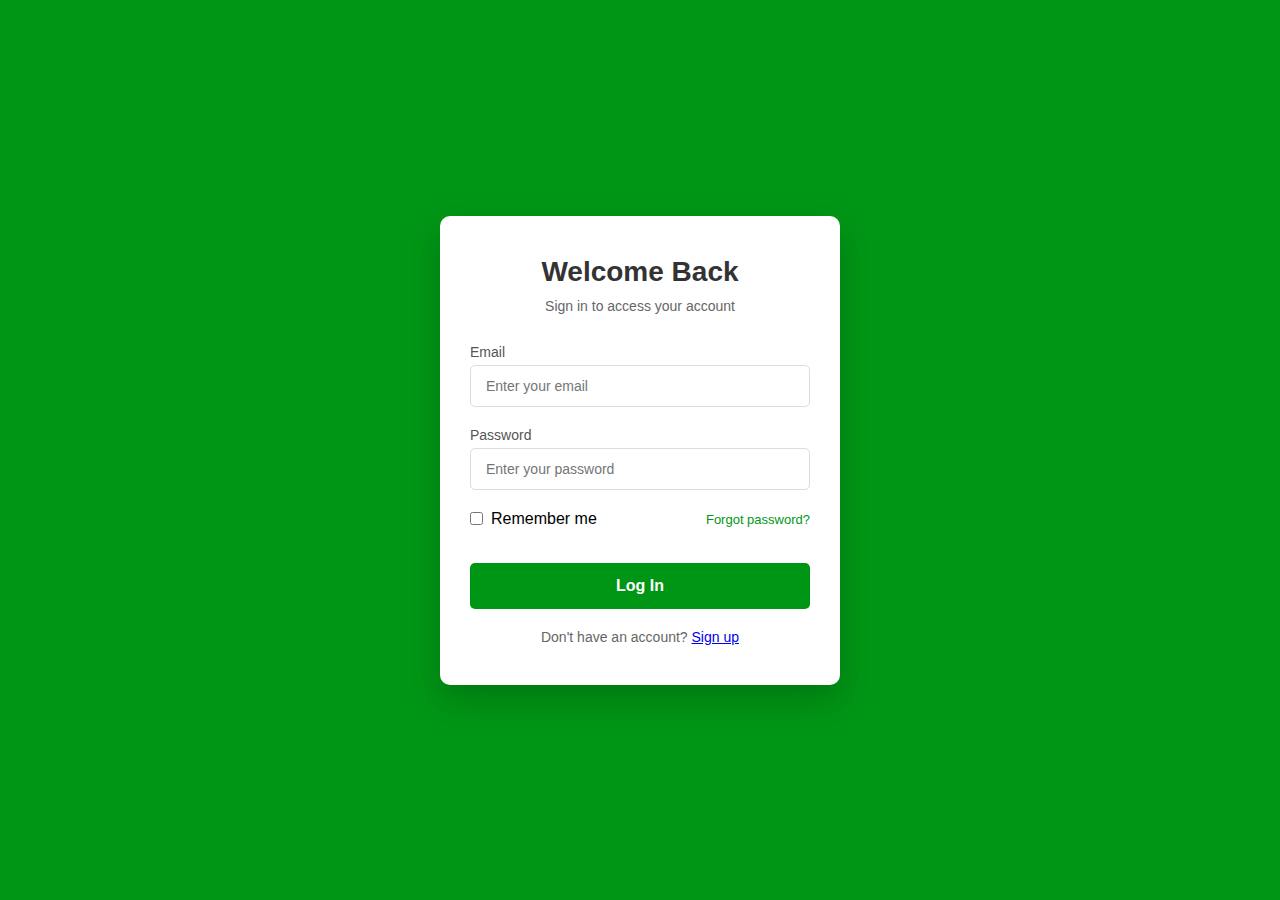
<file: authentication.html>
<!DOCTYPE html>
<html lang="en">
<head>
    <meta charset="UTF-8" />
    <meta name="viewport" content="width=device-width, initial-scale=1.0" />
    <link rel="stylesheet" href="./authentication.css" />
    <title>Authentication Page</title>
</head>
<body>
    <div class="auth-container">
        <div class="auth-header">
            <h1>Welcome Back</h1>
            <p>Sign in to access your account</p>
        </div>
        <form id="login-form">
            <div class="form-group">
                <label for="email">Email</label>
                <input type="email" id="email" class="form-control" placeholder="Enter your email" required>
            </div>
            
            <div class="form-group">
                <label for="password">Password</label>
                <input type="password" id="password" class="form-control" placeholder="Enter your password" required>
            </div>
            
            <div class="form-options">
                <div class="remember-me">
                    <input type="checkbox" id="remember" style="accent-color: #009615;">
                    <label for="remember">Remember me</label>
                </div>
                <div class="forgot-password">
                    <a href="#">Forgot password?</a>
                </div>
            </div>
            
            <button type="submit" class="login-btn">Log In</button>
        </form>
        
       <div class="auth-link">
            Don't have an account? <a href="#" onclick="toggleForms()">Sign up</a>
        </div>
    </div>

    <div class="auth-container" style="display: none;">
        <div class="auth-header">
            <h1>Create Account</h1>
            <p>Enter your details to get started</p>
        </div>
        <form id="signup-form">
            <div class="form-group">
                <label for="name">Full Name</label>
                <input type="text" id="name" class="form-control" placeholder="Enter your full name" required>
            </div>
            <div class="form-group">
                <label for="email-signup">Email</label>
                <input type="email" id="email-signup" class="form-control" placeholder="Enter your email" required>
            </div>
            
            <div class="form-group">
                <label for="password-signup">Password</label>
                <input type="password" id="password-signup" class="form-control" placeholder="Create a password" required>
            </div>
            
            <div class="form-group">
                <label for="confirm-password">Confirm Password</label>
                <input type="password" id="confirm-password" class="form-control" placeholder="Confirm your password" required>
            </div>
            
            <div class="form-options">
                <div class="remember-me">
                    <input type="checkbox" id="terms" required style="accent-color: #009615;">
                    <label for="terms">I agree to the <a href="#" style="color: #009615; text-decoration: underline;">Terms & Conditions</a></label>
                </div>
            </div>
            
            <button type="submit" class="signup-btn">Sign Up</button>
        </form>
        
        <div class="signup-link">
            Already have an account? <a href="#" onclick="toggleForms()">Log in</a>
        </div>
    </div>
     <script>
        function toggleForms() {
            const loginForm = document.getElementById('login-form').parentElement;
            const signupForm = document.getElementById('signup-form').parentElement;
            
            if (loginForm.style.display === 'none') {
                loginForm.style.display = 'block';
                signupForm.style.display = 'none';
            } else {
                loginForm.style.display = 'none';
                signupForm.style.display = 'block';
            }
        }
        document.getElementById('show-signup').addEventListener('click', toggleForms);
        document.getElementById('show-login').addEventListener('click', toggleForms);
    </script>
</body>
</html>
</file>
<file: authentication.css>
* {
            margin: 0;
            padding: 0;
            box-sizing: border-box;
            font-family: 'Segoe UI', Tahoma, Geneva, Verdana, sans-serif;
        }

        body {
            background-color: #009615;
            display: flex;
            justify-content: center;
            align-items: center;
            min-height: 100vh;
            padding: 20px;
        }

        .auth-container {
            background-color: white;
            border-radius: 10px;
            box-shadow: 0 15px 35px rgba(0, 0, 0, 0.2);
            width: 100%;
            max-width: 400px;
            padding: 40px 30px;
            transition: transform 0.3s ease;
        }

        .auth-container:hover {
            transform: translateY(-5px);
        }

        .auth-header {
            text-align: center;
            margin-bottom: 30px;
        }

        .auth-header h1 {
            color: #333;
            font-weight: 600;
            font-size: 28px;
            margin-bottom: 10px;
        }

        .auth-header p {
            color: #666;
            font-size: 14px;
        }

        .form-group {
            margin-bottom: 20px;
            position: relative;
        }

        .form-group label {
            display: block;
            margin-bottom: 5px;
            color: #555;
            font-size: 14px;
            font-weight: 500;
        }

        .form-control {
            width: 100%;
            padding: 12px 15px;
            border: 1px solid #ddd;
            border-radius: 5px;
            font-size: 14px;
            transition: all 0.3s ease;
        }

        .form-control:focus {
            border-color: #009615;
            outline: none;
            box-shadow: 0 0 0 3px rgba(0, 150, 21, 0.1);
        }

        .form-options {
            display: flex;
            justify-content: space-between;
            align-items: center;
            margin-bottom: 25px;
        }

        .remember-me {
            display: flex;
            align-items: center;
        }

        .remember-me input {
            margin-right: 8px;
        }

        .forgot-password a {
            color: #009615;
            text-decoration: none;
            font-size: 13px;
            transition: color 0.2s ease;
        }

        .forgot-password a:hover {
            color: #007a10;
            text-decoration: underline;
        }

        .login-btn, .signup-btn {
            width: 100%;
            padding: 14px;
            margin-top: 10px;
            background-color: #009615;
            color: white;
            border: none;
            border-radius: 5px;
            font-size: 16px;
            font-weight: 600;
            cursor: pointer;
            transition: background-color 0.3s ease;
        }

        .login-btn:hover, .signup-btn:hover {
            background-color: #007a10;
        }

        .auth-link, .signup-link {
            text-align: center;
            margin-top: 20px;
            color: #666;
            font-size: 14px;
        }

        .signup-link a {
            color: #009615;
            text-decoration: none;
            font-weight: 500;
            transition: color 0.2s ease;
        }

        .signup-link a:hover {
            color: #007a10;
            text-decoration: underline;
        }

        @media (max-width: 480px) {
            .auth-container {
                padding: 30px 20px;
            }
            
            .auth-header h1 {
                font-size: 24px;
            }
        }
</file>
